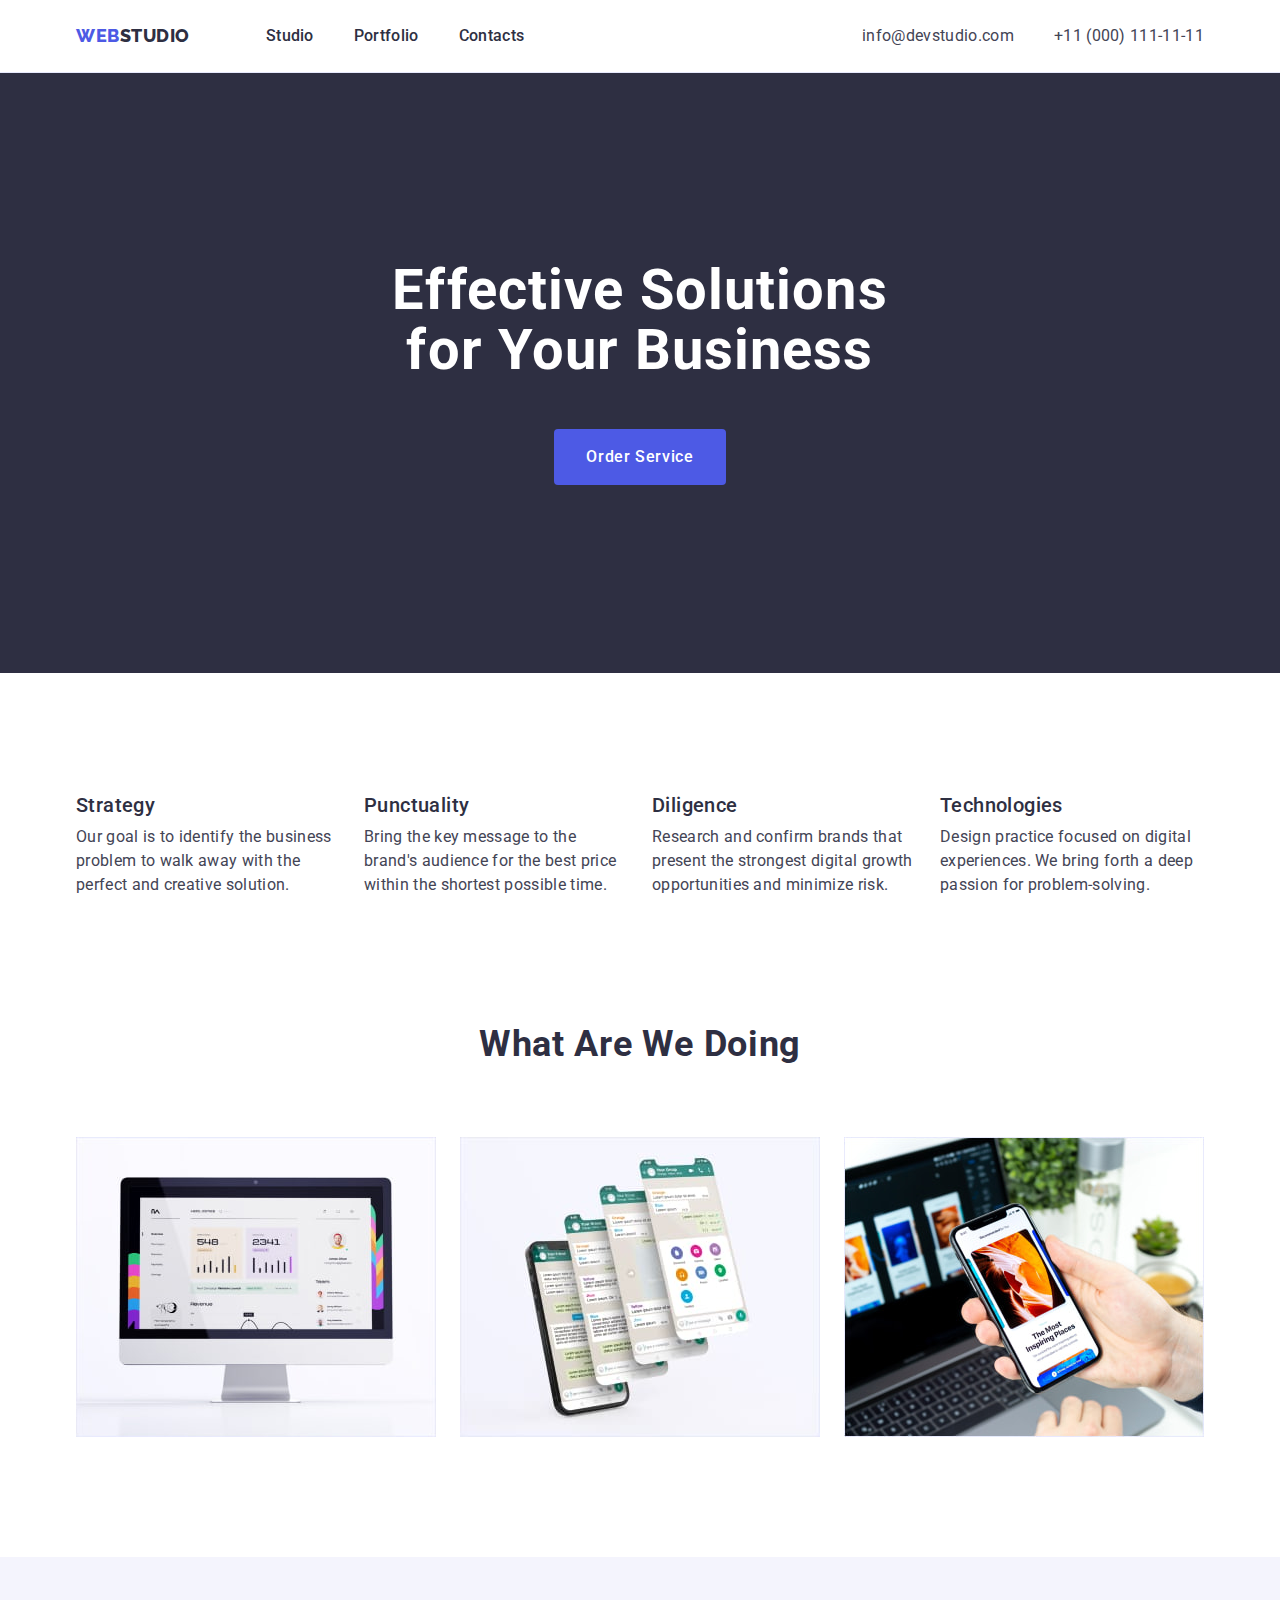
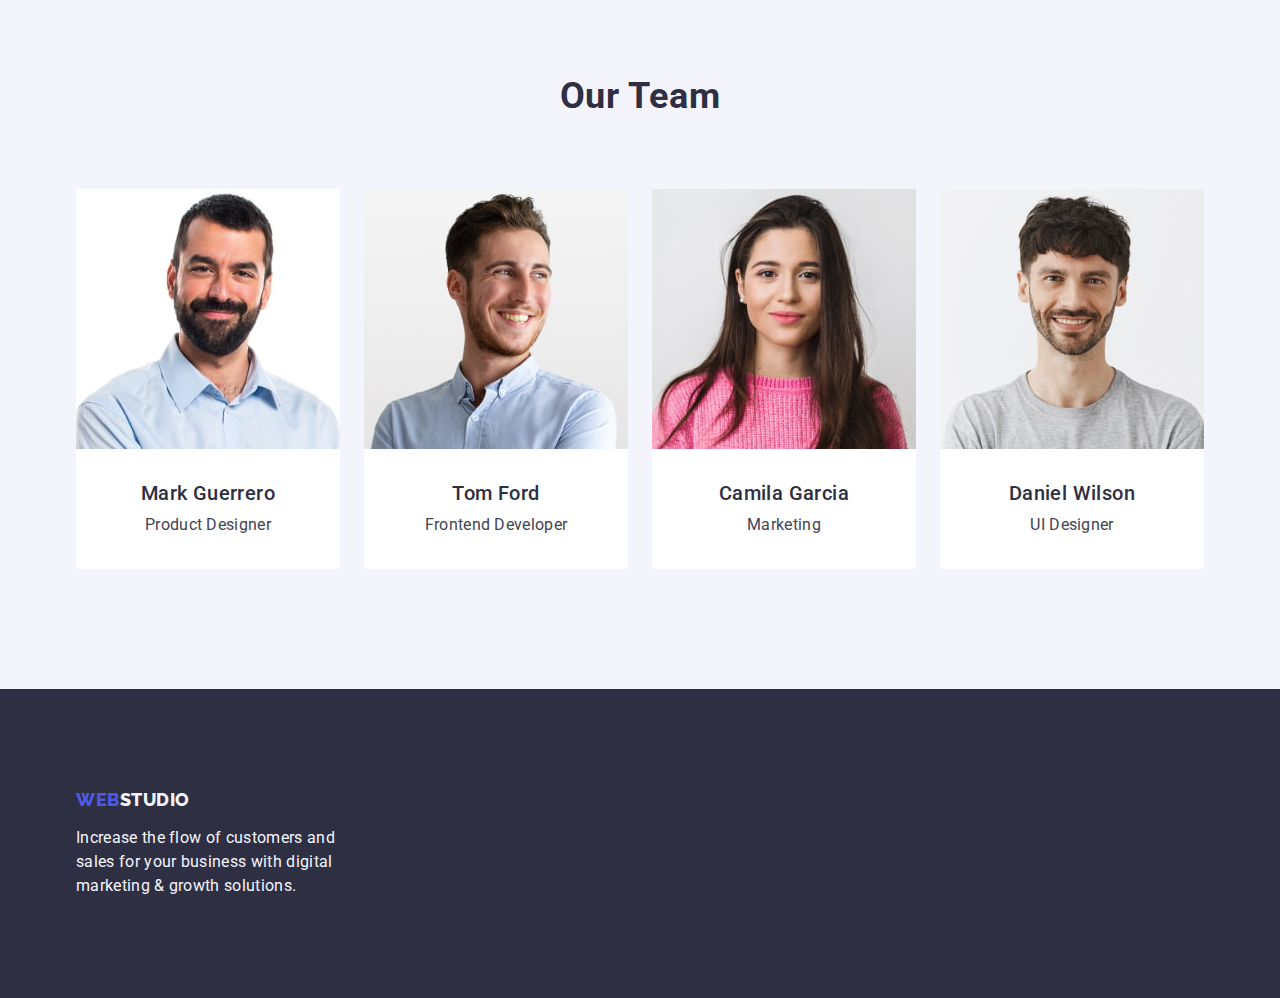
<file: index.html>
<!DOCTYPE html>
<html lang="en">
<head>
    <meta charset="UTF-8">
    <meta http-equiv="X-UA-Compatible" content="IE=edge">
    <meta name="viewport" content="width=device-width, initial-scale=1.0">
    <title>Web Studio</title>
    <!-- Fonts Styles -->
    <link rel="preconnect" href="https://fonts.googleapis.com">
    <link rel="preconnect" href="https://fonts.gstatic.com" crossorigin>
    <link href="https://fonts.googleapis.com/css2?family=Raleway:wght@800&family=Roboto:wght@400;500;700&display=swap"
        rel="stylesheet">
    <!-- Normalize -->
    <link rel="stylesheet" href="https://cdn.jsdelivr.net/npm/modern-normalize@2.0.0/modern-normalize.min.css">
    <!-- Custom Styles -->
    <link rel="stylesheet" href="./css/styles.css" />
</head>
<body>
<!--Header Section-->
<header class="header-class">
    <div class="header-container container">
    <nav class="header-nav-list">
        <a class="header-link-logo link" href="./index.html">WEB<span class="header-name">Studio</span></a>
        <ul class="header-list list">
            <li class="header-items list">
                <a class="header-link link" href="./index.html">Studio</a>
            </li>
            <li class="header-items list">
                <a class="header-link link" href="./portfolio.html">Portfolio</a>
            </li>
            <li class="header-items list">
                <a class="header-link link" href="">Contacts</a>
            </li>
        </ul>
    </nav>
        <address class="company-address">
            <ul class="address-list list">
                <li class="address-items list"><a class="address-link link" href="mailto:info@devstudio.com">info@devstudio.com</a></li>
                <li class="address-items list"><a class="address-link link" href="tel:+110001111111">+11 (000) 111-11-11</a></li>
            </ul>
        </address>
        </div>
</header>
<!--Main Block-->
<main>
    <!--Hero Section-->
    <section class="hero-section">
        <div class="container">
            <h1 class="hero-name">Effective Solutions for Your Business</h1>
            <button type="button" class="hero-button">Order Service</button>
        </div>
    </section>
    <!--Feature Section-->
    <section class="feature-section">
        <div class="container">
            <h2 hidden class="features visually-hidden">Features</h2>
            <ul class="features-section-list list">
                <li class="features-list list">
                        <h3 class="features-section">Strategy</h3>
                        <p class="feature-items">Our goal is to identify the business problem to walk away with the perfect and creative solution.</p>
                </li>
                <li class="features-list list">
                    <h3 class="features-section">Punctuality</h3>
                    <p class="feature-items">Bring the key message to the brand's audience for the best price within the shortest possible time.</p>
                </li>
                <li class="features-list list">
                    <h3 class="features-section">Diligence</h3>
                    <p class="feature-items">Research and confirm brands that present the strongest digital growth opportunities and minimize risk.</p>
                </li>
                <li class="features-list list">
                    <h3 class="features-section">Technologies</h3>
                    <p class="feature-items">Design practice focused on digital experiences. We bring forth a deep passion for problem-solving.</p>
                </li>
            </ul>
        </div>
    </section>
    <!--What are we doing-->
    <section class="duties-section">
        <div class="container">
            <h2 class="duties">What are we doing</h2>
            <ul class="duties-list list">
                <li class="duties-photo list"><img src="./images/job-description/rectangle1.jpg" alt="computer" width="360"></li>
                <li class="duties-photo list"><img src="./images/job-description/Rectangle2.jpg" alt="phones" width="360"></li>
                <li class="duties-photo list"><img src="./images/job-description/rectangle3.jpg" alt="software" width="360"></li>
            </ul>
        </div>
    </section>
    <!--Our team-->
    <section class="our-team-section" id="contacts">
        <div class="our-team-class container">
            <h2 class="our-team">Our Team</h2>
            <ul class="employees-list list">
                <li class="employee-photo list"><img src="./images/team/img-1.jpg" alt="employee1" width="264">
                <div class="employees-positions-names">
                    <h3 class="employee-name">Mark Guerrero</h3>
                    <p class="employee-job">Product Designer</p>
                </div>
                </li>
                <li class="employee-photo list"><img src="./images/team/img-2.jpg" alt="employee2" width="264">
                <div class="employees-positions-names">
                    <h3 class="employee-name">Tom Ford</h3>
                    <p class="employee-job">Frontend Developer</p>
                </div>
                </li>
                <li class="employee-photo list"><img src="./images/team/img-3.jpg" alt="employee3" width="264">
                <div class="employees-positions-names">
                    <h3 class="employee-name">Camila Garcia</h3>
                    <p class="employee-job">Marketing</p>
                </div>
                </li>
                <li class="employee-photo list"><img src="./images/team/img-4.jpg" alt="employee4" width="264">
                <div class="employees-positions-names">
                    <h3 class="employee-name">Daniel Wilson</h3>
                    <p class="employee-job">UI Designer</p>
                </div>
                </li>
            </ul>
        </div>
    </section>
</main>
<!--Footer Section-->
        <footer class="footer">
            <div class="container">
            <a class="footer-logo link" href="./index.html">WEB<span class="footer-logo-studio">Studio</span></a>
            <p class="footer-mission">Increase the flow of customers and sales for your business with digital marketing & growth solutions.</p>
            </div>
        </footer>
</body>
</html>
</file>
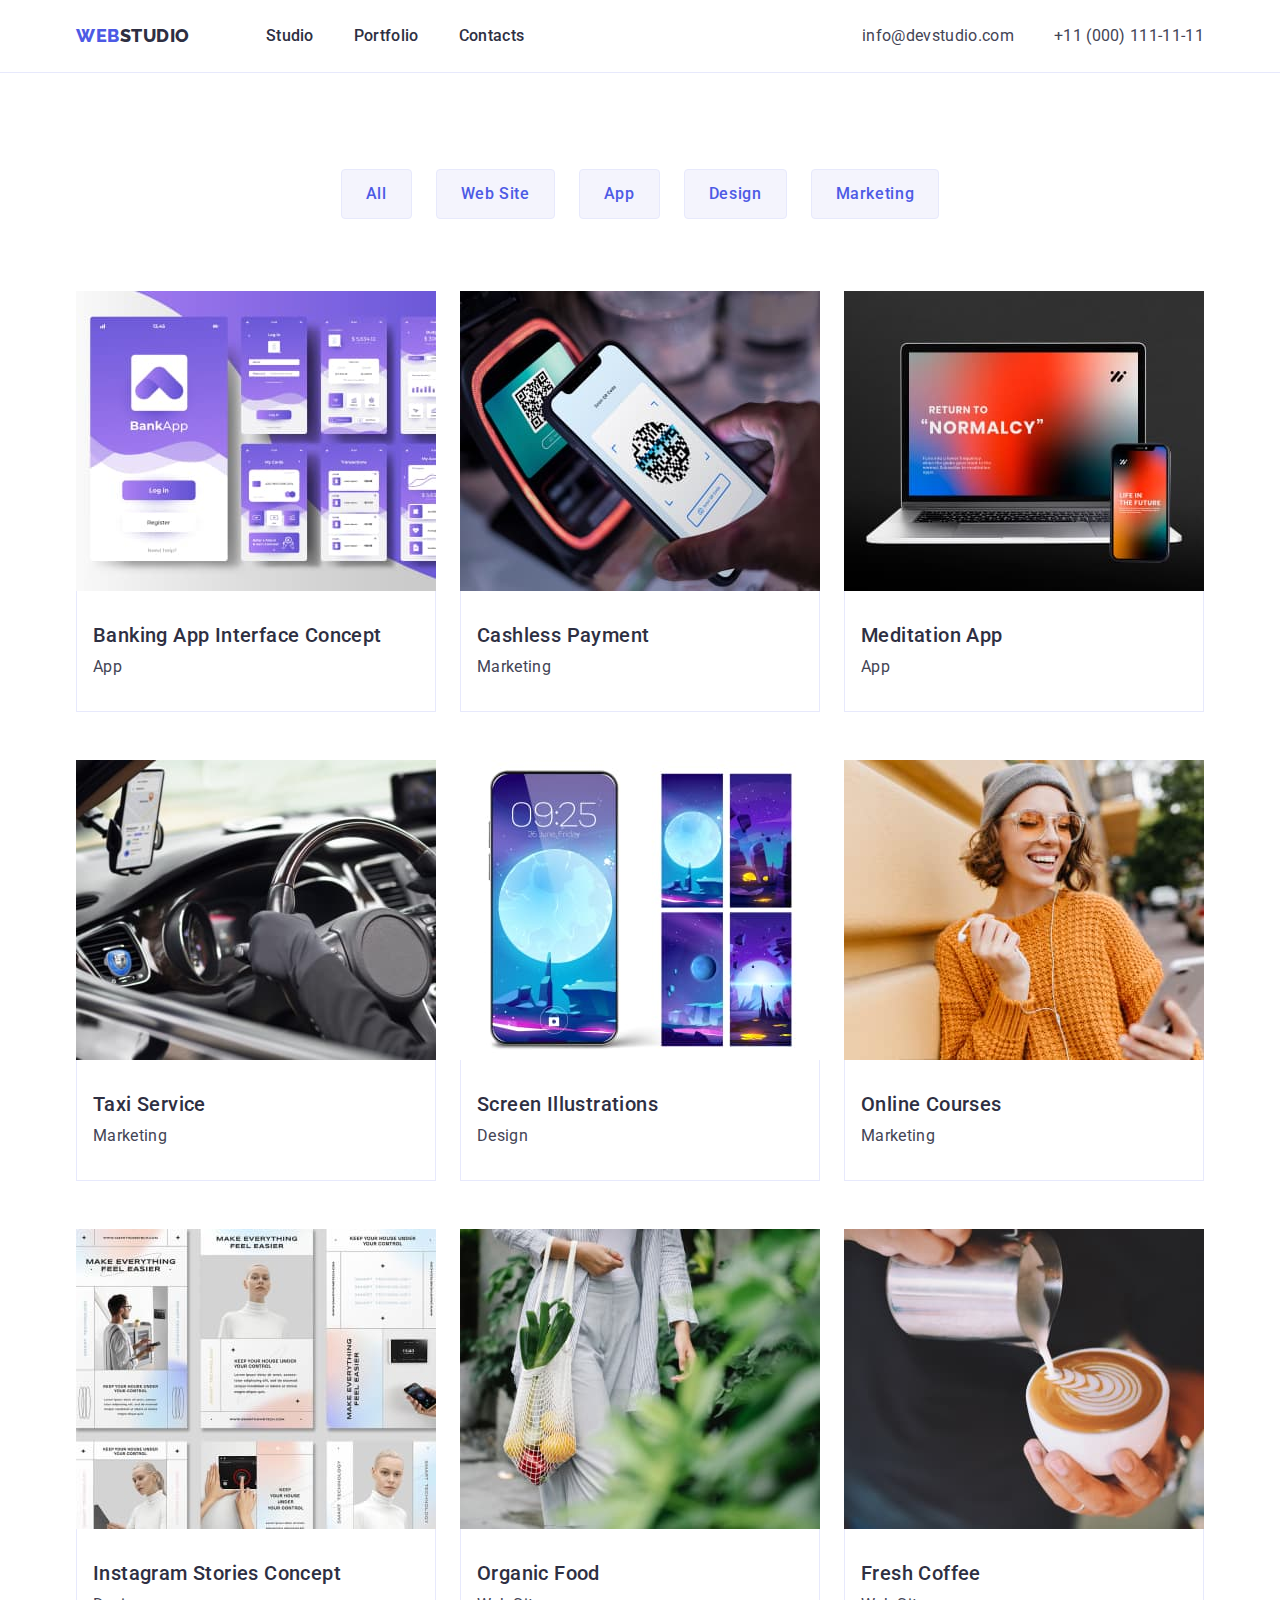
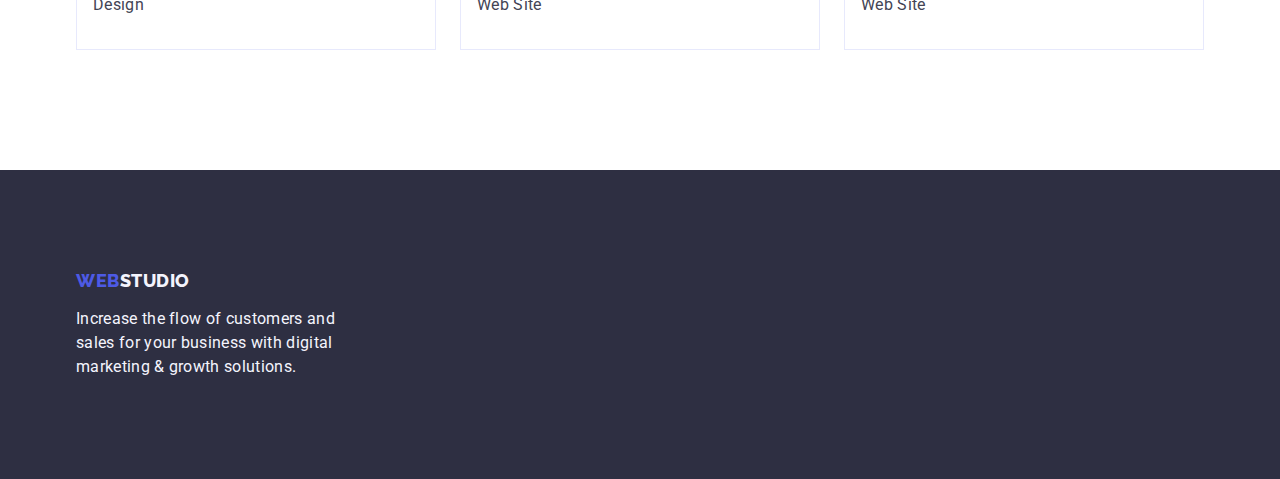
<file: portfolio.html>
<!DOCTYPE html>
<html lang="en">
<head>
    <meta charset="UTF-8">
    <meta http-equiv="X-UA-Compatible" content="IE=edge">
    <meta name="viewport" content="width=device-width, initial-scale=1.0">
    <title>Portfolio</title>
    <!-- Fonts -->
    <link rel="preconnect" href="https://fonts.googleapis.com">
    <link rel="preconnect" href="https://fonts.gstatic.com" crossorigin>
    <link href="https://fonts.googleapis.com/css2?family=Raleway:wght@800&family=Roboto:wght@400;500;700&display=swap"
        rel="stylesheet">
    <!-- Normalize -->
    <link rel="stylesheet" href="https://cdn.jsdelivr.net/npm/modern-normalize@2.0.0/modern-normalize.min.css">
    <!-- Custom Styles -->
    <link rel="stylesheet" href="./css/styles.css">
</head>
<body>
<header class="header-class">
    <div class="header-container container">
        <nav class="header-nav-list">
            <a class="header-link-logo link" href="./index.html">WEB<span class="header-name">Studio</span></a>
            <ul class="header-list list">
                <li class="header-items list">
                    <a class="header-link link" href="./index.html">Studio</a>
                </li>
                <li class="header-items list">
                    <a class="header-link link" href="./portfolio.html">Portfolio</a>
                </li>
                <li class="header-items list">
                    <a class="header-link link" href="">Contacts</a>
                </li>
            </ul>
        </nav>
        <address class="company-address">
            <ul class="address-list list">
                <li class="address-items list"><a class="address-link link"
                        href="mailto:info@devstudio.com">info@devstudio.com</a></li>
                <li class="address-items list"><a class="address-link link" href="tel:+110001111111">+11 (000)
                        111-11-11</a></li>
            </ul>
        </address>
    </div>
</header>
    <!-- Filters Section -->
    <main>
    <section class="main-portfolio">
        <div class="container">
        <h1 hidden class="filters visually-hidden">Filters</h1>
            <ul class="project-button-list list">
                <li class="project-button-item list">
                    <button type="button" class="project-button">All</button>
                </li>
                <li class="project-button-item list">
                    <button type="button" class="project-button">Web Site</button>
                </li>
                <li class="project-button-item list">
                    <button type="button" class="project-button">App</button>
                </li>
                <li class="project-button-item list">
                    <button type="button" class="project-button">Design</button>
                </li>
                <li class="project-button-item list">
                    <button type="button" class="project-button">Marketing</button>
                </li>
            </ul>
                <!-- Projects Section -->
            <ul class="company-services-list list">
                <li class="company-services-img">
                    <a class="company-illustrations link" href="">
                    <img src="./images/portfolio/bank-app.jpg" alt="bank-app" width="360">
                    <div class="company-services-descrpiption">
                        <h2 class="company-services">Banking App Interface Concept</h2>
                        <p class="company-depts">App</p>
                    </div>
                    </a>
                </li>
                <li class="company-services-img">
                    <a class="company-illustrations link" href="">
                    <img src="./images/portfolio/cash-pnt.jpg" alt="cashless-paymnet" width="360">
                    <div class="company-services-descrpiption">
                        <h2 class="company-services">Cashless Payment</h2>
                        <p class="company-depts">Marketing</p>
                    </div>
                    </a>
                </li>
                <li class="company-services-img">
                    <a class="company-illustrations link" href="">
                    <img src="./images/portfolio/meditation-app.jpg" alt="laptop" width="360">
                    <div class="company-services-descrpiption">
                        <h2 class="company-services">Meditation App</h2>
                        <p class="company-depts">App</p>
                    </div>
                    </a>
                </li>
                <li class="company-services-img">
                    <a class="company-illustrations link" href="">
                    <img src="./images/portfolio/taxi-service.jpg" alt="taxi" width="360">
                    <div class="company-services-descrpiption">
                        <h2 class="company-services">Taxi Service</h2>
                        <p class="company-depts">Marketing</p>
                    </div>
                    </a>
                </li>
                <li class="company-services-img">
                    <a class="company-illustrations link" href="">
                    <img src="./images/portfolio/screen.jpg" alt="screen" width="360">
                    <div class="company-services-descrpiption">
                        <h2 class="company-services">Screen Illustrations</h2>
                        <p class="company-depts">Design</p>
                    </div>
                    </a>
                </li>
                <li class="company-services-img">
                    <a class="company-illustrations link" href="">
                    <img src="./images/portfolio/courses.jpg" alt="courses" width="360">
                    <div class="company-services-descrpiption">
                        <h2 class="company-services">Online Courses</h2>
                        <p class="company-depts">Marketing</p>
                    </div>
                    </a>
                </li>
                <li class="company-services-img">
                    <a class="company-illustrations link" href="">
                    <img src="./images/portfolio/instagram.jpg" alt="instagram" width="360">
                    <div class="company-services-descrpiption">
                        <h2 class="company-services">Instagram Stories Concept</h2>
                        <p class="company-depts">Design</p>
                    </div>
                    </a>
                </li>
                <li class="company-services-img">
                    <a class="company-illustrations link" href="">
                    <img src="./images/portfolio/food.jpg" alt="food" width="360">
                    <div class="company-services-descrpiption">
                        <h2 class="company-services">Organic Food</h2>
                        <p class="company-depts">Web Site</p>
                    </div>
                    </a>
                </li>
                <li class="company-services-img">
                    <a class="company-illustrations link" href="">
                    <img src="./images/portfolio/coffee.jpg" alt="coffee" width="360">
                    <div class="company-services-descrpiption">
                        <h2 class="company-services">Fresh Coffee</h2>
                        <p class="company-depts">Web Site</p>
                    </div>
                    </a>
                </li>
            </ul>
        </div>
    </section>
    </main>
    <!--Footer Section-->
    <footer class="footer">
        <div class="container">
        <a class="footer-logo link" href="./index.html">WEB<span class="footer-logo-studio">Studio</span></a>
        <p class="footer-mission">Increase the flow of customers and sales for your business with digital marketing & growth
            solutions.</p>
            </div>
    </footer>
</body>
</html>
</file>
<file: css/styles.css>
:root {
        --text-color:#4D5AE5;;
        --primary-white-color: #ffffff;
        --primary-font: "Roboto", sans-serif;
        --logo-color: #2E2F42;
        --background-color: #F4F4FD; 
        --secondary-color: #434455;
        --button-color: #FFF;
        --button-background:#404BBF;
        --hero-button-background:#4D5AE5; 
        --border-button-color: #E7E9FC;
}

/* Common Styles */
body {
    font-family: "Roboto", sans-serif;
    background-color: #FFFFFF;
    color: #434455;
}

img {
        display: block;
}

/* Reset */
h1, h2, h3, h4, h5, h6, p, ul {
        margin:0;
        padding: 0;
}

/**
  |============================
  | Header Styles-index
  |============================
*/

.container {
        width: 1158px;
        padding: 0 15px;
        margin: 0 auto;
        
}

.header-class {
        border-bottom: 1px solid #e7e9fc;
}

.header-nav-list {
        display: flex;
        align-items: center;
}

.header-container {
        display: flex;
        align-items: center;

}

.header-link-logo {
        color: var(--text-color);
        font-size: 18px;
        font-family: "Raleway", sans-serif;
        text-decoration: none;
        font-weight: 800;
        line-height: 1.17;
        letter-spacing: 0.03em;
        text-transform: uppercase;
        display: flex;
        align-items: center;
        margin-right: 76px;

}

.link {
        text-decoration: none;
}

.header-name {
        color: var(--logo-color);
}

.header-list {
        display: flex;
        align-items: center;
        gap: 40px;
 
}

.list {
        list-style: none;
}

.header-items {}

.header-link {
        font-size: 16px;
        color: var(--logo-color);
        font-weight: 500;
        line-height: 1.5;
        letter-spacing: 0.02em;
        align-items: center;
        padding: 24px 0;
        display: block;
}
.header-link:hover {color: #404BBF;}
.header-link:focus {color:#404BBF}

.address-items {
        text-decoration: none;
        font-style: normal;
        
}

.address-link {
        text-decoration: none;
        color: var(--secondary-color);
        font-style: normal;
        line-height: 1.5;
        letter-spacing: 0.02em;
}

.address-link:hover {color: #404BBF}
.address-link:focus {color:#404BBF}

.company-address {
        font-style: normal;
        margin-left: auto;
}

.address-list {
        font-style: normal;
        display: flex;
        align-items: center;
        margin-left: auto;
        gap: 40px;

}

/**
  |============================
  | Hero Style-index
  |============================
*/
.hero-section {
        background-color: var(--logo-color);
        padding-top: 188px;
        padding-bottom: 188px;


}

.hero-name {
        font-size: 56px;
        font-weight: 700;
        letter-spacing: 0.02em;
        color: var(--button-color);
        line-height: 1.07;    
        max-width: 496px;
        margin-bottom: 48px;
        margin-left: auto;
        margin-right: auto;
        text-align: center;

}

.hero-button {
        background-color:var(--hero-button-background);
        color: var(--button-color);
        cursor: pointer;
        font-family: "Roboto", sans-serif;
        font-size: 16px;
        line-height: 1.5;
        letter-spacing: 0.04em;
        font-weight: 500;
        padding: 16px 32px;
        border-radius: 4px;
        margin-right: auto;
        margin-left: auto;
        display: block;
        border: transparent;
        min-width: 169px;

}

.hero-button:hover {background-color: #404BBF;}
.hero-button:focus {background-color: #404BBF;}

/**
  |============================
  | Features Styles-index
  |============================
*/
.feature-section {
        padding-top: 120px;
        padding-bottom: 120px;

}

.features-section-list{
        display: flex;
        gap: 24px;
        margin-left: auto;
        margin-right: auto;
 
}

.features-list {
        width: calc((100% - 72px) / 4);
        flex-direction: column;
}

.features-section {
        font-size: 20px;
        font-weight: 500;
        letter-spacing: 0.02em;
        color: var(--logo-color);
        line-height: 1.2;
        height: 24px;
        margin-bottom: 8px;
}

.visually-hidden {
position: absolute;
        width: 1px;
        height: 1px;
        margin: -1px;
        border: 0;
        padding: 0;
        white-space: nowrap;
        clip-path: inset(100%);
        clip: rect(0 0 0 0);
        overflow: hidden;
}

.feature-items {
        font-size: 16px;
        letter-spacing: 0.02em;
        color: var(--secondary-color);
        line-height: 1.5;
        margin-bottom: 8px;

}
/**
  |============================
  | What are we doing/Duties Styles-index
  |============================
*/

.duties-section {
        padding-bottom: 120px;
}

.duties-list {
        display: flex;
        gap: 24px;

}

.duties {
        font-size: 36px;
        font-weight: 700;
        letter-spacing: 0.02em;
        text-transform: capitalize;
        color: var(--logo-color);
        text-align: center;
        line-height: 1.11;
        margin-bottom: 72px;
}

.duties-photo {
        width: calc ((100% - 48px) / 3);
}

/**
  |============================
  | Our Team Styles-index
  |============================
*/

.our-team-section {
        background-color: var(--background-color);
        padding: 120px 0;
}

.employees-positions-names {
        padding: 32px 16px;
}

.our-team {
        font-size: 36px;
        font-weight: 700;
        letter-spacing: 0.02em;
        text-transform: capitalize;
        color: var(--logo-color);
        line-height: 1.11;
        text-align: center;
        margin-bottom: 72px;

}

.our-team-class {
 
}

.employees-list {
        display: flex;
        gap: 24px;
}

.employee-photo {
        background-color: var(--primary-white-color);
        width: calc ((100% - 72px) / 4 );
        border-radius: 0 0 4px 4px;
}

.employee-name {
        font-size: 20px;
        font-weight: 500;
        letter-spacing: 0.4px;
        color: var(--logo-color);
        line-height: 1.2;
        margin-bottom: 8px;
        text-align: center;
}

.employee-job {
        font-size: 16px;
        letter-spacing: 0.02em;
        color: var(--secondary-color);
        line-height: 1.5;
        text-align: center;
}
.employee-list {
        background-color: var(--primary-white-color);
}

/**
  |============================
  | Footer Section Styles-index
  |============================
*/
.footer {
    background-color: var(--logo-color);
    display: block;
    padding-top: 100px;
    padding-bottom: 100px;
 
}

.footer-logo {
        font-size: 18px;
        font-weight: 800;
        letter-spacing: 0.03em;
        text-transform: uppercase;
        color: var(--text-color);
        font-family: "Raleway", sans-serif;
        line-height: 1.17;
        text-decoration: none;
        margin-bottom: 16px;
        display: inline-block;
        

}

.footer-logo-studio {
        color: var(--background-color);
        display: inline-block

}

.footer-mission {
        font-size: 16px;
        letter-spacing: 0.02em;
        color: var(--background-color);
        line-height: 1.5;
        width: 264px;
        height: 72px;

}
/**
  |============================
  | Buttons Styles-Portfolio
  |============================
*/

.main-portfolio {
        padding: 96px 0 120px 0;
}

.project-button:hover {
        background-color: var(--button-background);
        color: var(--button-color);
        border: 1px solid transparent;
}

.project-button:focus {
        background-color: var(--button-background);
        color: var(--button-color);
        border: 1px solid transparent;
}

.project-button {
        font-size: 16px;
        font-weight: 500;
        letter-spacing: 0.04em;
        color: var(--text-color);
        background-color: var(--background-color);
        cursor: pointer;
        font-family: inherit;
        line-height: 1.5;
        font-family: "Roboto", sans-serif;
        padding: 12px 24px;
        border: 1px solid var(--border-button-color);
        border-radius: 4px;
}

.project-button-list {
        margin-bottom: 72px;
        list-style: none;
        display: flex;
        justify-content: center;
        gap: 24px;
        }
        

.project-buttonsitem {

}
       


/**
  |============================
  | Projects Styles-Portfolio
  |============================
*/
.company-services {
        font-size: 20px;
        font-weight: 500;
        color: var(--logo-color);
        line-height: 1.2;
        letter-spacing: 0.02em;
        margin-bottom: 8px;
        
}

.company-services-descrpiption {
        padding: 32px 16px;
        border: 1px solid var(--border-button-color);
        border-top: none;
}

.company-services-img {
        width: calc((100% - 48px) / 3);
        }

.company-depts {
        font-size: 16px;
        color: var(--secondary-color);
        line-height: 1.5;
        letter-spacing: 0.02em;
}

.company-services-list {
        list-style: none;
        display: flex;
        flex-wrap: wrap;
        column-gap: 24px;
        row-gap: 48px;
}
.company-illustrations {
        text-decoration: none;
}
</file>
